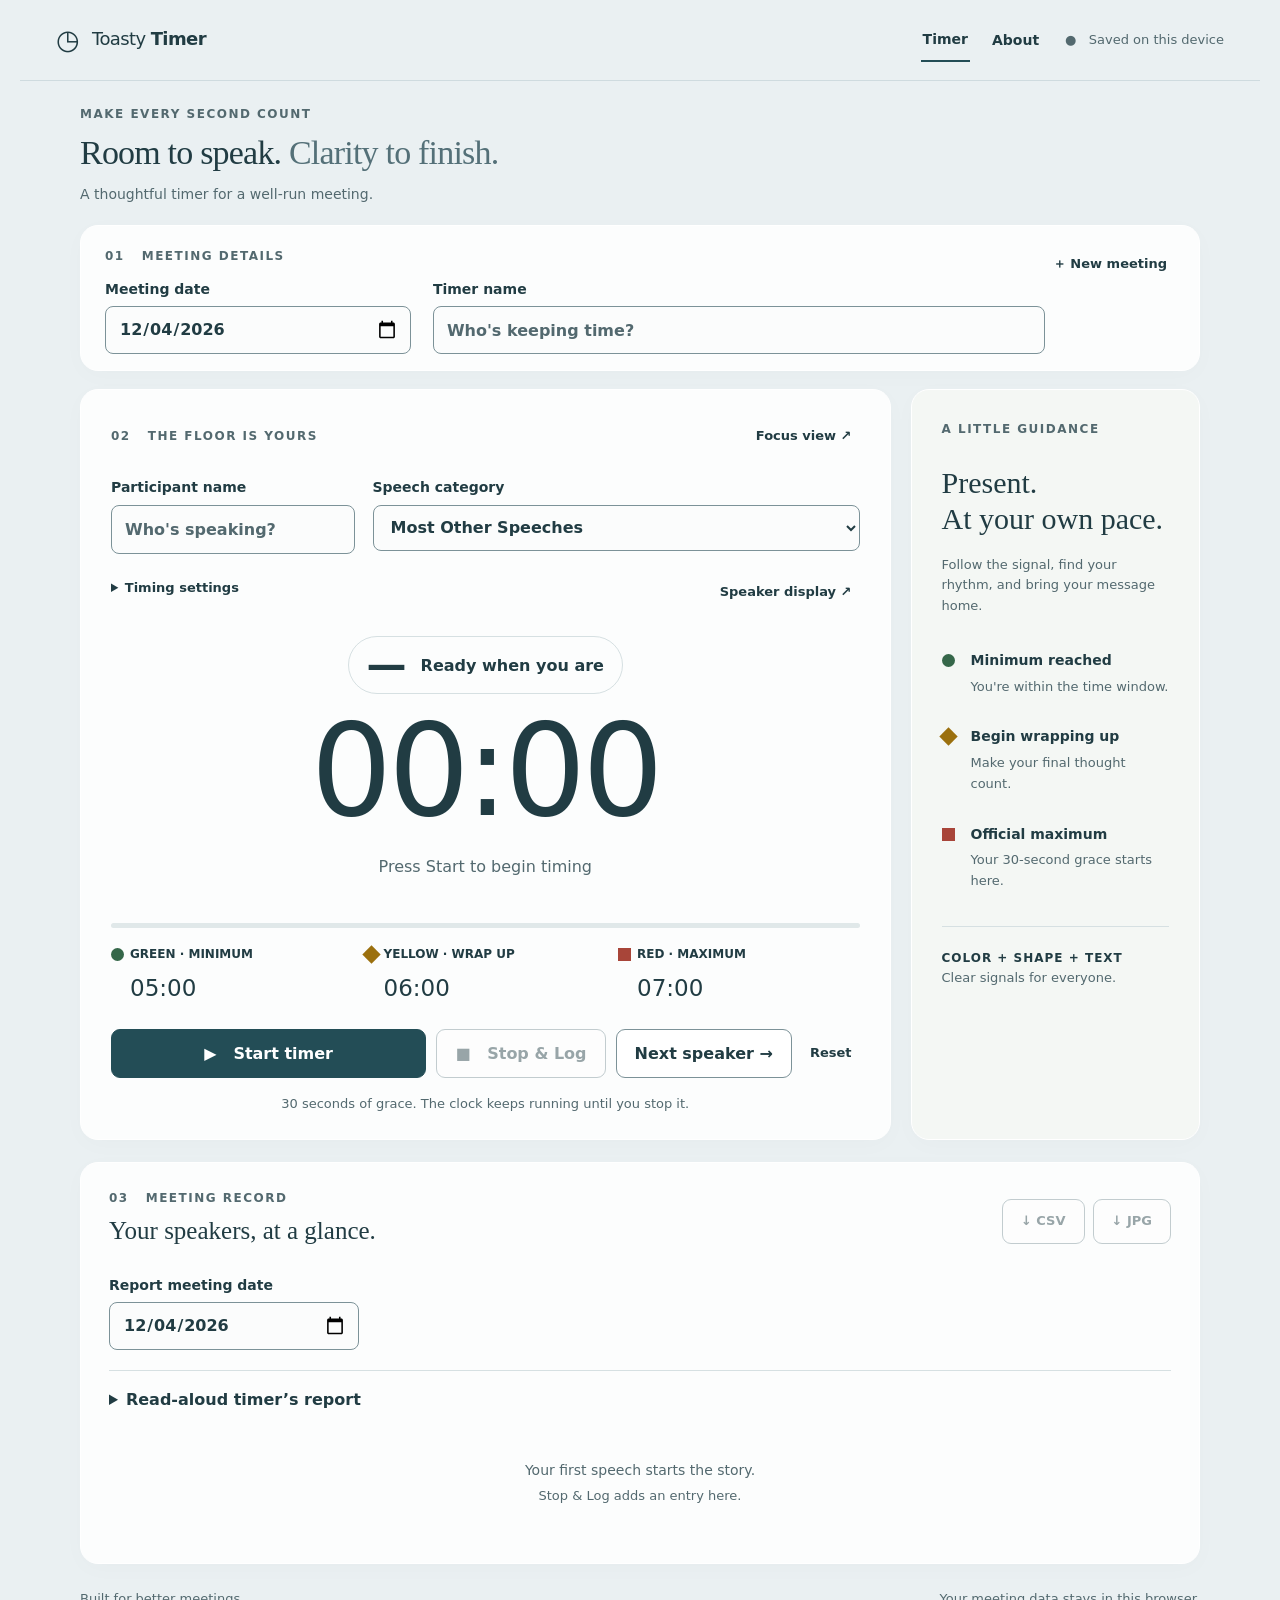
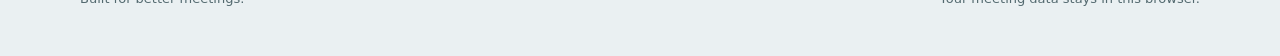
<file: index.html>
<!doctype html><html lang="en"><head>
<!-- Google tag (gtag.js) -->
<script async src="https://www.googletagmanager.com/gtag/js?id=G-GCHP6G6C4T"></script>
<script>
  window.dataLayer = window.dataLayer || [];
  function gtag(){dataLayer.push(arguments);}
  gtag('js', new Date());
  gtag('config', 'G-GCHP6G6C4T');
</script>
<meta charset="utf-8"><meta name="viewport" content="width=device-width,initial-scale=1"><title>Toasty Timer</title><meta name="description" content="A calm, accessible speech timer with meeting reports."><link rel="stylesheet" href="style.css?v=20261012-app1"><meta name="theme-color" content="#eaf0f2"><link rel="apple-touch-icon" href="icons/icon-180.png"><link rel="icon" type="image/png" href="icons/icon-192.png"></head><body><a class="skip" href="#timer">Skip to timer</a><header><a class="brand" href="#"><span class="brand-icon">◷</span> Toasty <b>Timer</b></a><nav class="site-nav" aria-label="Main navigation"><a href="index.html" aria-current="page">Timer</a><a href="about.html">About</a></nav><span class="local">● &nbsp; Saved on this device</span></header><main><section class="intro"><div class="eyebrow">MAKE EVERY SECOND COUNT</div><h1>Room to speak. <span>Clarity to finish.</span></h1><p>A thoughtful timer for a well-run meeting.</p></section><section class="meeting card"><div class="section-label">01 &nbsp; MEETING DETAILS</div><button id="newMeeting" class="text-button">＋ New meeting</button><div class="fields"><label>Meeting date<input id="date" type="date"></label><label>Timer name<input id="timerName" placeholder="Who's keeping time?" maxlength="100"></label></div></section><div class="workspace"><section id="timer" class="timer card" tabindex="-1"><div class="timer-top"><span class="section-label">02 &nbsp; THE FLOOR IS YOURS</span><button id="fullscreen" class="text-button">Focus view ↗</button></div><div class="setup"><label>Participant name<input id="participant" placeholder="Who's speaking?" maxlength="100"></label><label>Speech category<select id="category"><option>Table Topics</option><option>Evaluation</option><option>Ice Breaker</option><option selected>Most Other Speeches</option></select></label></div><div class="timer-options"><details id="timingSettings"><summary>Timing settings</summary><div id="customTiming" hidden><p id="customHelp" class="settings-note">Enter minutes (5) or minutes:seconds (5:30). Green must come before Yellow, then Red.</p><div class="fields custom-fields"><label>Green<input id="customG" value="05:00" inputmode="text" aria-describedby="customHelp timerError"></label><label>Yellow<input id="customY" value="06:00" inputmode="text" aria-describedby="customHelp timerError"></label><label>Red<input id="customR" value="07:00" inputmode="text" aria-describedby="customHelp timerError"></label></div></div><label class="grace-toggle"><input id="earlyGrace" type="checkbox"> Allow 30 seconds before minimum in reports</label><p id="presetNote" class="footnote"></p><label class="grace-toggle"><input id="soundEnabled" type="checkbox" checked> Gentle chime at the maximum time</label><button id="testSound" class="text-button" type="button">Test sound ♪</button><span id="soundNotice" class="settings-note" role="status"></span><label class="grace-toggle"><input id="keepAwake" type="checkbox" checked> Keep screen awake while timing</label><p id="wakeStatus" class="settings-note" role="status"></p><p class="settings-note">Keep the timer visible for the chime. Phone lock and switching away can silence browser audio.</p><p class="settings-note">Every category includes 30 seconds after the maximum. The timer keeps running until you stop it.</p></details><button id="speaker" class="text-button" aria-pressed="false">Speaker display ↗</button></div><div class="clock-area"><div id="stateBadge"><span id="shape" aria-hidden="true">—</span> <span id="signal">Ready when you are</span></div><div id="clock" role="timer" aria-label="Elapsed time" aria-live="off">00:00</div><p id="status">Press Start to begin timing</p><p id="over" class="over"></p></div><div id="progress" role="progressbar" aria-label="Time toward official maximum" aria-valuemin="0" aria-valuemax="420" aria-valuenow="0"><div id="bar"></div></div><div class="thresholds"><div><i class="green circle"></i><span>GREEN · MINIMUM</span><b id="g">05:00</b></div><div><i class="yellow diamond"></i><span>YELLOW · WRAP UP</span><b id="y">06:00</b></div><div><i class="red square"></i><span>RED · MAXIMUM</span><b id="r">07:00</b></div></div><p id="timerError" class="timer-error" role="alert" hidden></p><div class="controls"><button id="start" class="primary">▶ &nbsp; Start timer</button><button id="stop" disabled>■ &nbsp; Stop &amp; Log</button><button id="next" disabled>Next speaker →</button><button id="reset" class="text-button">Reset</button></div><div class="footnote">30 seconds of grace. The clock keeps running until you stop it.</div></section><aside class="guide card"><div class="section-label">A LITTLE GUIDANCE</div><h2>Present.<br>At your own pace.</h2><p>Follow the signal, find your rhythm, and bring your message home.</p><div class="guide-item"><i class="green circle"></i><div><b>Minimum reached</b><p>You're within the time window.</p></div></div><div class="guide-item"><i class="yellow diamond"></i><div><b>Begin wrapping up</b><p>Make your final thought count.</p></div></div><div class="guide-item"><i class="red square"></i><div><b>Official maximum</b><p>Your 30-second grace starts here.</p></div></div><div class="guide-bottom">COLOR + SHAPE + TEXT<br><span>Clear signals for everyone.</span></div></aside></div><section class="logs card"><div class="log-heading"><div><div class="section-label">03 &nbsp; MEETING RECORD</div><h2>Your speakers, at a glance.</h2></div><div class="exports"><button id="csv">↓ CSV</button><button id="jpg">↓ JPG</button></div></div><label class="report-filter">Report meeting date<input id="reportDate" type="date"></label><details id="readReport"><summary>Read-aloud timer’s report</summary><div id="reportText"></div></details><div id="empty">Your first speech starts the story.<span>Stop &amp; Log adds an entry here.</span></div><div class="table-wrap" tabindex="0" role="region" aria-label="Meeting entries; scroll horizontally to view all columns"><table id="table" hidden><thead><tr><th>Participant</th><th>Category</th><th>Allotted range</th><th>Actual time</th><th>Result</th><th>Actions</th></tr></thead><tbody id="rows"></tbody></table></div></section><footer>Built for better meetings. <span>Your meeting data stays in this browser.</span></footer></main><div id="announce" class="sr" aria-live="polite" role="status"></div><dialog id="editDialog"><form id="editForm"><h2>Edit meeting entry</h2><label>Participant<input id="editName" required maxlength="100"></label><label>Category<select id="editCategory"></select></label><label>Meeting date<input id="editDate" type="date" required></label><label>Timer name<input id="editTimer" maxlength="100"></label><label>Elapsed time (minutes:seconds)<input id="editTime" required pattern="[0-9]+:[0-5][0-9]" placeholder="05:30"></label><div class="controls"><button type="submit" class="primary">Save changes</button><button type="button" id="cancel">Cancel</button></div></form></dialog><script src="app.js?v=20261013-1"></script></body></html>
</file>
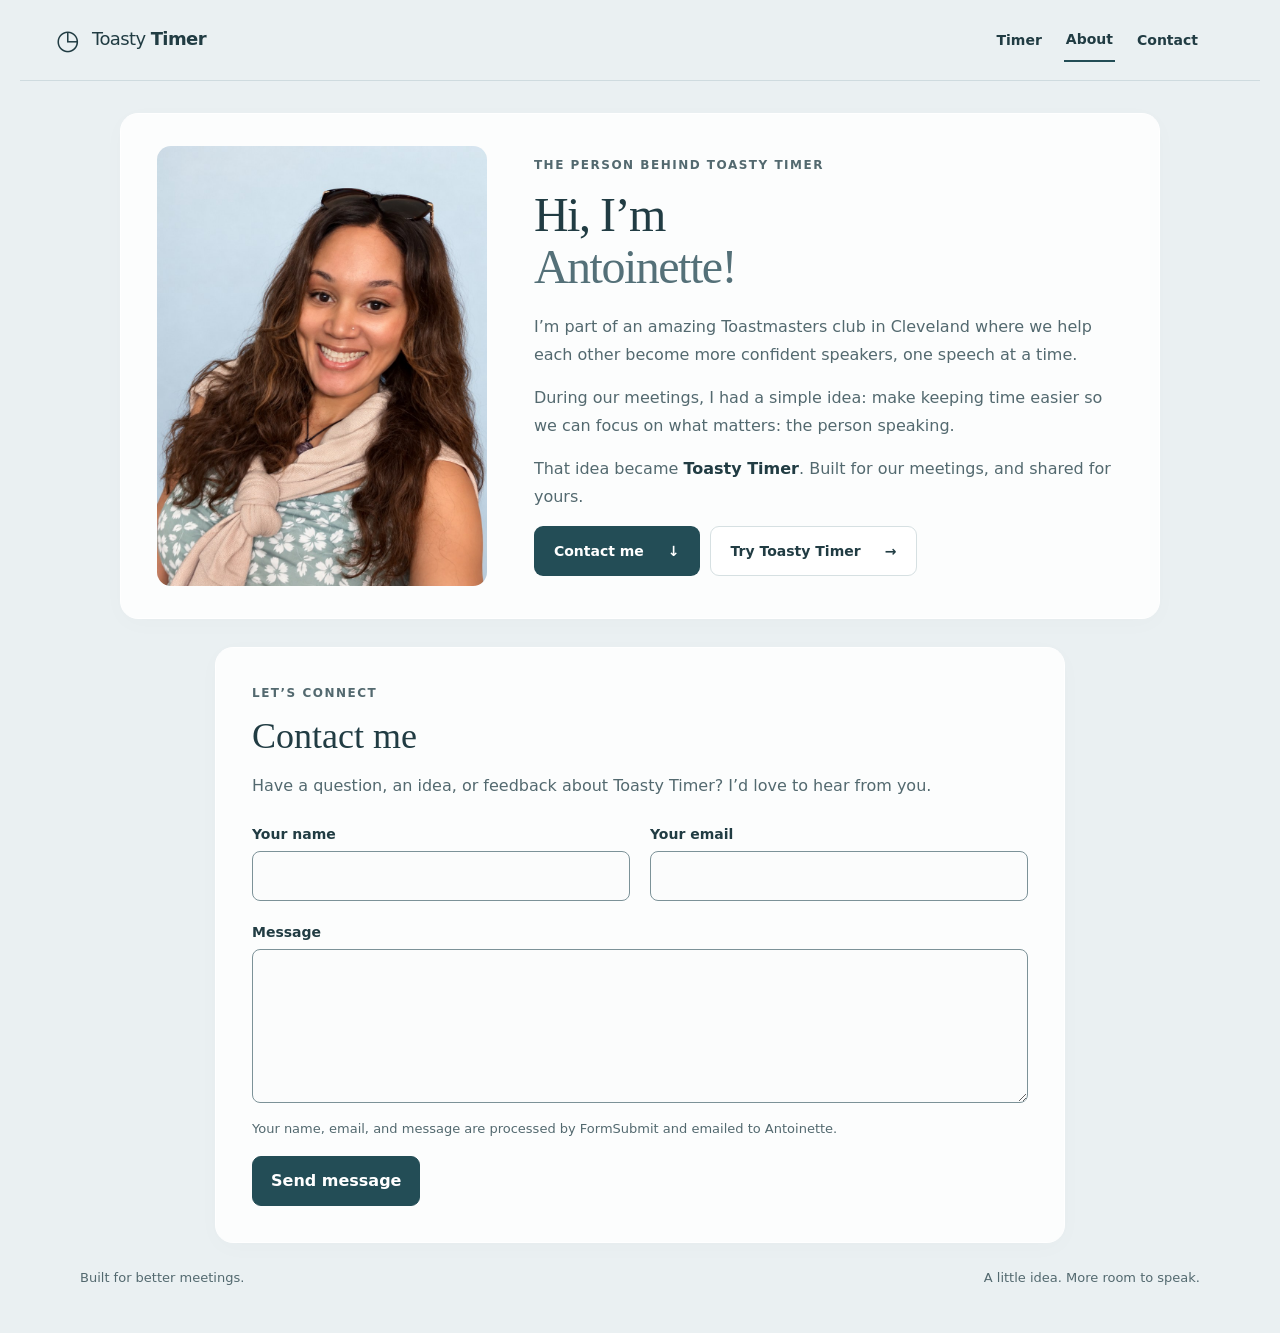
<file: about.html>
<!doctype html>
<html lang="en"><head>
<!-- Google tag (gtag.js) -->
<script async src="https://www.googletagmanager.com/gtag/js?id=G-GCHP6G6C4T"></script>
<script>
  window.dataLayer = window.dataLayer || [];
  function gtag(){dataLayer.push(arguments);}
  gtag('js', new Date());
  gtag('config', 'G-GCHP6G6C4T');
</script>
<meta charset="utf-8"><meta name="viewport" content="width=device-width,initial-scale=1"><title>About Antoinette · Toasty Timer</title><meta name="description" content="Meet Antoinette, the Toastmasters member behind Toasty Timer."><link rel="stylesheet" href="style.css?v=20261012-app1"><style>.contact-card{margin:28px auto 0;padding:36px;max-width:850px}.contact-card h2{font:36px Georgia,serif;margin:12px 0}.contact-card>p{color:var(--muted)}.contact-fields{display:grid;grid-template-columns:1fr 1fr;gap:20px;margin:24px 0 20px}.contact-card textarea{display:block;width:100%;margin-top:6px;padding:12px;border:1px solid var(--line);border-radius:8px;font:inherit;color:var(--ink);resize:vertical;min-height:130px;background:#fbfcfc}.contact-note{font-size:11px;color:var(--muted);margin:16px 0}.contact-honey{display:none!important}@media(max-width:760px){.contact-card{padding:24px}.contact-fields{grid-template-columns:1fr;gap:16px}}</style><meta name="theme-color" content="#eaf0f2"><link rel="apple-touch-icon" href="icons/icon-180.png"><link rel="icon" type="image/png" href="icons/icon-192.png"></head>
<body><a class="skip" href="#about">Skip to About</a><header><a class="brand" href="index.html"><span class="brand-icon" aria-hidden="true">◷</span> Toasty <b>Timer</b></a><nav class="site-nav" aria-label="Main navigation"><a href="index.html">Timer</a><a href="about.html" aria-current="page">About</a><a href="#contact">Contact</a></nav></header>
<main class="about-main" id="about" tabindex="-1"><section class="about-card card" aria-labelledby="about-title"><div class="about-photo"><img src="assets/antoinette.jpg" alt="Antoinette smiling" width="900" height="1200"></div><div class="about-copy"><div class="eyebrow">THE PERSON BEHIND TOASTY TIMER</div><h1 id="about-title">Hi, I’m<br><span>Antoinette!</span></h1><p>I’m part of an amazing Toastmasters club in Cleveland where we help each other become more confident speakers, one speech at a time.</p><p>During our meetings, I had a simple idea: make keeping time easier so we can focus on what matters: the person speaking.</p><p>That idea became <strong>Toasty Timer</strong>. Built for our meetings, and shared for yours.</p><div class="about-actions"><a class="about-cta" href="#contact">Contact me <span aria-hidden="true">↓</span></a><a class="about-cta secondary-cta" href="index.html#timer">Try Toasty Timer <span aria-hidden="true">→</span></a></div></div></section><section id="contact" class="contact-card card" aria-labelledby="contact-title"><div class="eyebrow">LET’S CONNECT</div><h2 id="contact-title">Contact me</h2><p>Have a question, an idea, or feedback about Toasty Timer? I’d love to hear from you.</p><form action="https://formsubmit.co/antoinettewilliams@thetruelavender.online" method="POST"><input type="hidden" name="_subject" value="Toasty Timer contact message"><input type="hidden" name="_template" value="table"><input type="hidden" name="_next" value="https://toastytimer.com/thanks.html"><input type="hidden" name="_url" value="https://toastytimer.com/about.html"><input type="text" name="_honey" class="contact-honey" tabindex="-1" autocomplete="off" aria-hidden="true"><div class="contact-fields"><label>Your name<input type="text" name="name" autocomplete="name" maxlength="100" required></label><label>Your email<input type="email" name="email" autocomplete="email" maxlength="254" required></label></div><label>Message<textarea name="message" rows="5" minlength="5" maxlength="5000" required></textarea></label><p class="contact-note">Your name, email, and message are processed by FormSubmit and emailed to Antoinette.</p><button class="primary" type="submit">Send message</button></form></section><footer>Built for better meetings. <span>A little idea. More room to speak.</span></footer></main></body></html>
</file>
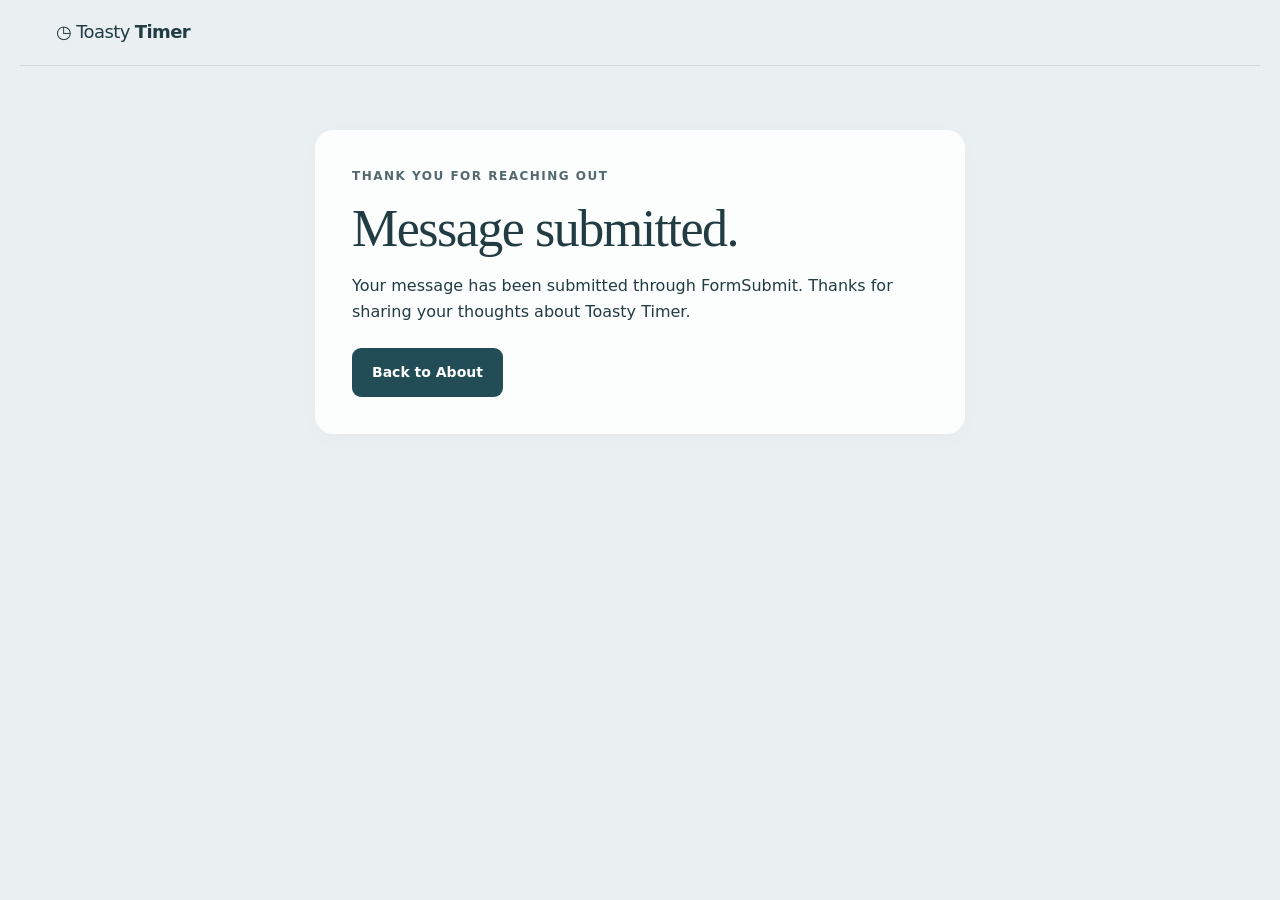
<file: thanks.html>
<!doctype html><html lang="en"><head><meta charset="utf-8"><meta name="viewport" content="width=device-width,initial-scale=1"><title>Thank you · Toasty Timer</title><script async src="https://www.googletagmanager.com/gtag/js?id=G-GCHP6G6C4T"></script><script>window.dataLayer=window.dataLayer||[];function gtag(){dataLayer.push(arguments);}gtag('js',new Date());gtag('config','G-GCHP6G6C4T');</script><link rel="stylesheet" href="style.css"></head><body><header><a class="brand" href="index.html">◷ Toasty <b>Timer</b></a></header><main><section class="card" style="max-width:650px;margin:40px auto;padding:36px"><div class="eyebrow">THANK YOU FOR REACHING OUT</div><h1>Message submitted.</h1><p>Your message has been submitted through FormSubmit. Thanks for sharing your thoughts about Toasty Timer.</p><a class="about-cta" href="about.html">Back to About</a></section></main></body></html>
</file>
<file: style.css>
:root{--ink:#213c43;--muted:#53696f;--page:#eaf0f2;--accent:#234d56;--line:#d6e0e2}*{box-sizing:border-box}body{margin:0;background:var(--page);color:var(--ink);font:15px/1.6 system-ui,-apple-system,BlinkMacSystemFont,'Segoe UI',sans-serif;transition:background .5s}body[data-signal=green]{--page:#e1eddf}body[data-signal=yellow]{--page:#f4ebcd}body[data-signal=red]{--page:#f3dfda}button,input,select{font:inherit}button,a,input,select{touch-action:manipulation}button{cursor:pointer;border:1px solid var(--line);border-radius:9px;padding:11px 18px;background:white;color:var(--ink);font-weight:650}button:disabled{opacity:.45;cursor:default}button:hover:not(:disabled){background:#edf3f3}button.primary{background:var(--accent);color:white;border-color:var(--accent)}button.primary:hover{background:#163840}:focus-visible{outline:3px solid #1262aa;outline-offset:4px}.skip{position:absolute;left:20px;top:-100px;background:white;padding:12px;z-index:10}.skip:focus{top:12px}header{max-width:1240px;margin:auto;padding:28px 36px;border-bottom:1px solid #cfdbdf;display:flex;justify-content:space-between;align-items:center}.brand{text-decoration:none;color:var(--ink);font-size:18px;letter-spacing:-.6px}.brand-icon{font-size:27px;vertical-align:middle;margin-right:8px}.local{font-size:12px;color:var(--muted)}main{max-width:1168px;margin:auto;padding:45px 24px 20px}.eyebrow,.section-label{font-size:10px;font-weight:750;letter-spacing:1.9px;color:var(--muted)}h1{font-family:Georgia,serif;font-weight:400;font-size:52px;line-height:1.08;letter-spacing:-1.5px;margin:15px 0}h1 span{color:#547078}.intro p{color:var(--muted);margin-bottom:30px}.card{background:#ffffffd9;border:1px solid #fff;border-radius:18px;box-shadow:0 5px 25px #203a4305}.meeting{padding:22px 28px;margin-bottom:22px}.fields{display:grid;grid-template-columns:1fr 2fr;gap:22px;margin-top:12px}label{display:block;font-size:12px;font-weight:650}input,select{display:block;width:100%;margin-top:6px;padding:11px 13px;border:1px solid var(--line);border-radius:8px;background:#fbfcfc;color:var(--ink);min-height:46px}.workspace{display:grid;grid-template-columns:minmax(0,2.3fr) minmax(260px,1fr);gap:22px}.timer{padding:25px 28px}.timer-top{display:flex;justify-content:space-between;align-items:center}.text-button{border:0;background:transparent;padding:8px;font-size:12px}.setup{display:grid;grid-template-columns:1fr 1fr;gap:18px;margin-top:18px}.clock-area{text-align:center;padding:35px 0 19px}#stateBadge{font-size:12px;font-weight:650;display:inline-flex;align-items:center;gap:9px;border:1px solid var(--line);border-radius:30px;padding:5px 14px}#shape{font-size:16px}#clock{font-size:clamp(64px,8vw,98px);font-weight:350;line-height:1.3;letter-spacing:-5px;font-variant-numeric:tabular-nums}#status{font-size:13px;color:var(--muted);margin:0}.over{font-weight:750;color:#862f24;font-size:13px;min-height:21px;margin:5px 0 0}#progress{height:5px;border-radius:5px;background:#e0e8e9;overflow:hidden}#bar{height:100%;width:0;background:var(--accent);transition:width .3s}.thresholds{display:grid;grid-template-columns:repeat(3,1fr);margin:18px 0 28px;gap:10px}.thresholds>div{display:grid;grid-template-columns:13px 1fr;column-gap:8px}.thresholds span{font-size:8px;letter-spacing:1px;font-weight:750}.thresholds b{grid-column:2;font-size:19px;font-weight:500}.circle,.diamond,.square{display:inline-block;width:10px;height:10px;flex-shrink:0;margin-top:4px}.circle{border-radius:100%}.diamond{transform:rotate(45deg)}.green{background:#356749}.yellow{background:#9b700e}.red{background:#a84539}.controls{display:flex;gap:10px;align-items:center}.controls .primary{flex:1}.footnote{text-align:center;color:var(--muted);font-size:10px;margin-top:16px}.guide{padding:30px;background:#f4f7f4}.guide h2{font:32px/1.2 Georgia,serif;margin:25px 0 18px}.guide>p{font-size:13px;color:var(--muted);margin-bottom:30px}.guide-item{display:flex;gap:16px;margin:22px 0}.guide-item i{width:13px;height:13px;margin-top:7px}.guide-item b{font-size:12px}.guide-item p{font-size:11px;color:var(--muted);margin:4px 0}.guide-bottom{border-top:1px solid var(--line);padding-top:22px;margin-top:30px;font-size:9px;letter-spacing:1px;font-weight:700}.guide-bottom span{font-size:11px;letter-spacing:0;font-weight:400;color:var(--muted)}.logs{padding:26px 28px;margin-top:22px}.log-heading{display:flex;align-items:center;justify-content:space-between;gap:15px}.logs h2{font:25px Georgia,serif;margin:9px 0}.exports{display:flex;gap:8px}.exports button{font-size:11px}#empty{text-align:center;padding:30px;color:var(--muted);font-size:13px}#empty span{display:block;font-size:11px;margin-top:5px}.table-wrap{overflow-x:auto}table{width:100%;border-collapse:collapse;margin-top:20px;font-size:12px;text-align:left}th{color:var(--muted);font-size:10px;text-transform:uppercase;letter-spacing:1px}th,td{padding:13px 8px;border-bottom:1px solid var(--line)}td button{font-size:11px;padding:6px 9px;margin:2px}footer{display:flex;justify-content:space-between;padding:25px 0;color:var(--muted);font-size:10px}.sr{position:absolute;width:1px;height:1px;overflow:hidden;clip-path:inset(50%)}dialog{border:1px solid var(--line);border-radius:18px;padding:28px;width:min(430px,90vw);color:var(--ink)}dialog::backdrop{background:#17353b77}dialog label{margin-bottom:16px}.timer:fullscreen{background:var(--page);display:flex;flex-direction:column;justify-content:center;padding:5vw} .timer:fullscreen #clock{font-size:clamp(90px,20vw,260px)}@media(max-width:760px){header{padding:20px}.local{font-size:0}.local:first-letter{font-size:12px}main{padding:30px 16px}h1{font-size:42px}.workspace{grid-template-columns:1fr}.guide{display:none}.meeting,.timer,.logs{padding:22px 18px}.fields,.setup{grid-template-columns:1fr;gap:14px}.timer-top{gap:10px}.section-label{font-size:9px}.thresholds span{font-size:7px;letter-spacing:.5px}.controls{flex-wrap:wrap}.controls .primary{flex:auto}.log-heading{align-items:start;flex-direction:column}footer{gap:15px}#clock{font-size:84px}}@media(prefers-reduced-motion:reduce){*{transition:none!important}}

body.focus-view{overflow:hidden}
body.focus-view .timer{position:fixed;inset:0;z-index:100;background:var(--page);border:0;border-radius:0;overflow-y:auto;overscroll-behavior:contain;padding: max(20px,env(safe-area-inset-top)) max(20px,env(safe-area-inset-right)) max(24px,env(safe-area-inset-bottom)) max(20px,env(safe-area-inset-left));display:flex;flex-direction:column;min-height:100dvh}
body.focus-view .timer-top{flex-shrink:0}
body.focus-view #fullscreen{background:white;border:1px solid var(--line);min-height:44px}
body.focus-view .setup{max-width:800px;width:100%;align-self:center}
body.focus-view .clock-area{flex:1;display:flex;flex-direction:column;align-items:center;justify-content:center;padding:24px 0}
body.focus-view #clock{font-size:clamp(80px,19vw,240px);line-height:1.2}
body.focus-view #status,body.focus-view .over{font-size:16px}
body.focus-view .thresholds,body.focus-view .controls,body.focus-view #progress{max-width:900px;width:100%;align-self:center}
@media(max-height:550px){body.focus-view .setup{display:none}body.focus-view #clock{font-size:80px}body.focus-view .clock-area{padding:8px 0}body.focus-view .thresholds{margin:8px 0}body.focus-view .footnote{margin-top:8px}}

[hidden]{display:none!important}.settings{display:flex;align-items:center;justify-content:space-between;gap:12px;margin-top:14px}.settings label{font-weight:400}.settings input{display:inline-block;width:auto;min-height:0;margin:0 6px 0 0}.report-filter{max-width:250px;margin:20px 0}details{border-top:1px solid var(--line);padding:16px 0}summary{cursor:pointer;font-weight:650}.speaker-view .setup,.speaker-view .settings,.speaker-view #customTiming,.speaker-view #presetNote,.speaker-view .thresholds,.speaker-view .footnote{display:none!important}.speaker-view #shape{font-size:80px;line-height:1}.speaker-view #stateBadge{font-size:18px;border:0;flex-direction:column}.speaker-view .controls{opacity:.85}#customTiming{grid-template-columns:repeat(3,1fr);gap:12px}.controls{flex-wrap:wrap}#reportText p{padding:10px 0;border-bottom:1px solid var(--line)}

.site-nav{display:flex;align-items:center;gap:20px;margin-left:auto;margin-right:24px}.site-nav a{color:var(--ink);font-size:13px;font-weight:650;text-decoration:none;padding:8px 2px}.site-nav a[aria-current=page]{border-bottom:2px solid var(--accent)}.site-nav a:hover{text-decoration:underline}.about-main{padding-top:58px}.about-card{display:grid;grid-template-columns:minmax(0,1fr) minmax(0,1.2fr);gap:54px;padding:44px;align-items:center}.about-photo{border-radius:14px;overflow:hidden;background:#eaf0f2}.about-photo img{display:block;width:100%;height:auto;aspect-ratio:3/4;object-fit:cover;object-position:center}.about-copy h1{font-size:58px;margin:22px 0 28px}.about-copy p{font-size:16px;line-height:1.85;color:var(--muted);margin:0 0 20px}.about-copy strong{color:var(--ink)}.about-cta{display:inline-flex;gap:24px;align-items:center;background:var(--accent);color:white;text-decoration:none;border-radius:9px;padding:13px 20px;font-size:14px;font-weight:650;margin-top:8px}.about-cta:hover{background:#163840}@media(max-width:760px){header{flex-wrap:wrap;gap:12px}.site-nav{margin-right:0;gap:18px}.local{display:none}.about-main{padding-top:28px}.about-card{grid-template-columns:1fr;gap:28px;padding:24px}.about-photo{width:min(100%,300px);margin:auto}.about-copy h1{font-size:44px}.about-copy p{font-size:15px}.about-copy .eyebrow{font-size:9px}}

/* Refined timer hierarchy and readable meeting records */
header{padding-top:18px;padding-bottom:18px}
main{padding-top:24px}
.intro{margin-bottom:20px}
.intro h1{font-size:34px;line-height:1.2;margin:9px 0;letter-spacing:-.8px}
.intro p{margin:8px 0 0;font-size:14px}
.eyebrow,.section-label{font-size:11px;letter-spacing:1.5px}
.meeting{padding:16px 24px;margin-bottom:18px}
.meeting>.section-label{display:inline-block}
.meeting>.text-button{float:right}
.meeting .fields{margin-top:10px}
.workspace{grid-template-columns:minmax(0,2.8fr) minmax(250px,1fr);gap:20px}
.timer{padding:24px 30px}
.timer-options{display:flex;gap:14px;align-items:flex-start;justify-content:space-between;margin-top:16px}
#timingSettings{flex:1;border:0;padding:0}
#timingSettings summary{font-size:13px;padding:8px 0;font-weight:600}
#timingSettings[open]{padding-bottom:10px}
.grace-toggle{display:flex;gap:9px;align-items:flex-start;font-size:13px;font-weight:400;margin:14px 0}
.grace-toggle input{width:18px;height:18px;min-height:18px;flex-shrink:0;margin:2px 0 0}
.settings-note{font-size:12px;color:var(--muted);margin:10px 0}
#timingSettings .footnote{text-align:left;font-size:12px}
.clock-area{padding:22px 0 15px}
#stateBadge{font-size:16px;padding:7px 18px;gap:14px;min-height:58px}
#shape{font-size:40px;line-height:1}
#clock{font-size:clamp(96px,10vw,134px);font-weight:400;letter-spacing:-4px;line-height:1.2}
#status{font-size:16px;margin-top:6px}
.over{font-size:14px;min-height:23px}
body[data-signal=green] #stateBadge{background:#e1eddf;border-color:#709477}
body[data-signal=yellow] #stateBadge{background:#f4ebcd;border-color:#a48636}
body[data-signal=red] #stateBadge{background:#f3dfda;border-color:#b8786e}
body[data-signal=green] #shape{color:#356749}
body[data-signal=yellow] #shape{color:#805b0a}
body[data-signal=red] #shape{color:#a84539}
.thresholds{margin:17px 0 22px;gap:12px}
.thresholds>div{grid-template-columns:17px 1fr;column-gap:10px}
.thresholds i{width:13px;height:13px;margin-top:5px}
.thresholds span{font-size:10px;letter-spacing:.7px}
.thresholds b{font-size:23px;font-variant-numeric:tabular-nums}
.controls button{min-height:46px}
.footnote{font-size:12px}
.guide h2{font-size:30px}
.guide-item b{font-size:14px}
.guide-item p{font-size:13px}
.guide-bottom{font-size:10px}
.guide-bottom span{font-size:13px}
table{font-size:14px}
th{font-size:11px}
td{padding-top:16px;padding-bottom:16px}
.elapsed-cell{font-size:18px;font-weight:650;font-variant-numeric:tabular-nums;white-space:nowrap}
.result-badge{display:inline-block;padding:5px 10px;border:1px solid transparent;border-radius:30px;font-size:12px;font-weight:650;white-space:nowrap}
.result-within{color:#264e34;background:#e1eddf;border-color:#b6cdb4}
.result-grace{color:#684907;background:#f4ebcd;border-color:#d8c48c}
.result-exceeded{color:#7c3026;background:#f3dfda;border-color:#d9aaa1}
.result-early{color:#314c54;background:#eaf0f2;border-color:#ccdadd}
#empty{font-size:14px}
#empty span{font-size:12px}
footer{font-size:12px}
.about-main{padding-top:32px}
.about-card{grid-template-columns:minmax(250px,.8fr) minmax(0,1.4fr);gap:42px;padding:32px;max-width:1040px;margin:auto}
.about-photo{max-width:330px;width:100%;justify-self:center}
.about-copy h1{font-size:48px;margin:14px 0 20px}
.about-copy p{font-size:15px;line-height:1.75;margin-bottom:15px}
.about-actions{display:flex;flex-wrap:wrap;gap:10px}
.about-actions .about-cta{margin:0!important}
.about-actions .secondary-cta{background:white;color:var(--ink);border:1px solid var(--line)}
.contact-card{scroll-margin-top:20px}
.contact-card .contact-note{font-size:12px}
body.focus-view .clock-area{padding-top:16px;padding-bottom:16px}
body.focus-view #shape{font-size:56px}
body.focus-view #timingSettings{max-width:800px}
body.speaker-view .timer-options{display:none}
body.speaker-view #shape{font-size:110px}
body.speaker-view #stateBadge{font-size:22px;gap:18px}
@media(max-width:760px){
 header{padding:16px 20px}
 main{padding-top:20px}
 .intro h1{font-size:28px;max-width:330px}
 .intro p{font-size:13px}
 .meeting,.timer{padding:18px}
 .meeting .fields{grid-template-columns:minmax(0,1fr);gap:16px}
 .meeting label{min-width:0}
 .meeting input{padding:10px 8px;font-size:13px}
 .workspace{grid-template-columns:1fr}
 .timer-options{gap:12px}
 .timer-options>.text-button{white-space:nowrap}
 #clock{font-size:96px}
 #stateBadge{font-size:14px}
 .thresholds span{font-size:9px;letter-spacing:.2px}
 .thresholds>div{column-gap:6px}
 .thresholds b{font-size:21px}
 .footnote{font-size:11px}
 .about-card{grid-template-columns:1fr;gap:24px;padding:24px}
 .about-photo{max-width:240px}
 .about-copy h1{font-size:40px}
 .about-copy p{font-size:15px}
 footer{flex-wrap:wrap}
}
@media(max-width:380px){.meeting .fields{grid-template-columns:1fr}.thresholds span{font-size:8px}}
@media(max-height:550px){body.focus-view .timer-options{display:none}}

/* WCAG-conscious visual accessibility */
body{font-size:16px}
input,select{font-size:16px;border-color:#7c9298}
textarea{border-color:#7c9298!important;font-size:16px!important}
input::placeholder,textarea::placeholder{color:#53696f;opacity:1}
label{font-size:14px}
button{min-height:44px;min-width:44px}
.text-button,.exports button,td button{font-size:13px}
.site-nav a{display:inline-flex;align-items:center;min-height:44px;font-size:14px}
:focus-visible{outline:3px solid #1262aa;outline-offset:4px}
.eyebrow,.section-label{font-size:12px}
.thresholds span{font-size:12px;letter-spacing:0}
.thresholds>div{display:flex;flex-wrap:wrap;gap:6px;align-items:center}
.thresholds b{flex-basis:100%;padding-left:19px}
.thresholds i{margin:0}
.footnote,.settings-note,.guide-item p,.guide-bottom span,.contact-card .contact-note,#empty span,footer{font-size:13px}
.guide-bottom{font-size:12px}
.local{font-size:13px}
.result-badge{font-size:13px;white-space:normal}
th{font-size:12px}
.clock-area #stateBadge{max-width:100%;text-align:center}
.timer-top{flex-wrap:wrap}
table{min-width:660px}
.table-wrap{border-radius:8px}
.table-wrap:focus-visible{outline-offset:2px}
.about-copy p{font-size:16px}
@media(max-width:760px){
 .meeting input{font-size:16px}
 .section-label,.eyebrow,.about-copy .eyebrow{font-size:11px}
 .thresholds span{font-size:11px}
 .footnote{font-size:12px}
 .about-copy p{font-size:16px}
 #customTiming{grid-template-columns:1fr}
 .timer-options{flex-wrap:wrap}
 .grace-toggle{font-size:14px}
 .setup{grid-template-columns:1fr}
 .local{display:none}
 .controls .primary{flex:1 1 140px}
}
@media(forced-colors:active){#stateBadge,.result-badge,input,select,textarea{border:1px solid CanvasText}#shape{color:CanvasText!important}#bar{background:Highlight}}

#customTiming .custom-fields{grid-template-columns:repeat(3,minmax(0,1fr));margin-top:8px}
#customTiming .settings-note{margin-top:4px}
.timer-error{padding:12px 14px;background:#f3dfda;color:#7c3026;border:1px solid #a84539;border-radius:8px;font-size:14px}
input[aria-invalid=true]{border:2px solid #a84539}
#soundNotice{display:block}
button:not(.text-button):not(.primary){border-color:#7c9298}
@media(max-width:760px){#customTiming .custom-fields{grid-template-columns:1fr}}

/* Comfortable form widths from phones through desktop */
.fields,.setup{grid-template-columns:minmax(0,1fr) minmax(0,2fr)}
.fields>label,.setup>label,.workspace>*{min-width:0}
input,select{max-width:100%;min-width:0}
.meeting input{padding:12px 13px;min-height:48px}
.table-wrap{width:100%;max-width:100%}
@media(max-width:960px){
 .workspace{grid-template-columns:minmax(0,1fr)}
 .guide{display:none}
}
@media(max-width:760px){
 .meeting .fields,.setup,#customTiming .custom-fields{grid-template-columns:minmax(0,1fr);gap:16px}
 .meeting input{font-size:16px;padding:12px 13px;width:100%}
 .meeting>.section-label{display:block}
 .meeting>.text-button{float:none;margin:8px 0 2px;padding-left:0}
 .meeting .fields{margin-top:14px}
 .timer-top{gap:8px}
 .controls{display:grid;grid-template-columns:repeat(2,minmax(0,1fr));gap:10px}
 .controls button{width:100%;min-height:48px;padding:11px 8px}
 #clock{font-size:clamp(72px,22vw,96px)}
 .site-nav{margin-right:0;gap:16px}
}
@media(max-width:340px){
 header{padding-left:16px;padding-right:16px}
 .brand{font-size:17px}
 .site-nav{gap:12px}
 .thresholds span{font-size:10px}
}

/* Align native date controls with text inputs, including iOS Safari. */
input[type="date"]{
 -webkit-appearance:none;appearance:none;
 box-sizing:border-box;display:block;
 width:100%;max-width:100%;min-width:0;min-inline-size:0;
 height:48px;min-height:48px;
 padding:11px 13px;font-family:inherit;font-size:16px;line-height:24px;
 text-align:left;background:#fbfcfc;color:var(--ink);
 border:1px solid #7c9298;border-radius:8px;
}
input[type="date"]::-webkit-date-and-time-value{text-align:left;min-height:24px}
input[type="date"]::-webkit-datetime-edit{padding:0}
input[type="date"]::-webkit-calendar-picker-indicator{margin:0;padding:0;width:20px;height:20px}
.meeting #date,.meeting #timerName{box-sizing:border-box;width:100%;height:48px;min-height:48px;padding:11px 13px;font-size:16px;line-height:24px;margin-top:6px}
.meeting .fields>label{display:flex;flex-direction:column;align-items:stretch}

.app-tools{margin-top:22px;padding:22px 28px}
.app-tools summary{font-size:16px;min-height:44px;display:flex;align-items:center;cursor:pointer}
.app-tool-actions{display:flex;flex-wrap:wrap;gap:10px;margin:16px 0}
#timer{scroll-margin-top:16px}
@media(max-width:760px){
 .app-tools{padding:20px}
 body.focus-view #clock{font-size:clamp(88px,24vw,160px)}
 body.focus-view .clock-area{min-height:0}
 body.focus-view .timer-top{gap:8px}
 body.focus-view .controls{flex-shrink:0}
 .app-tool-actions button{flex:1 1 150px}
}
</file>
